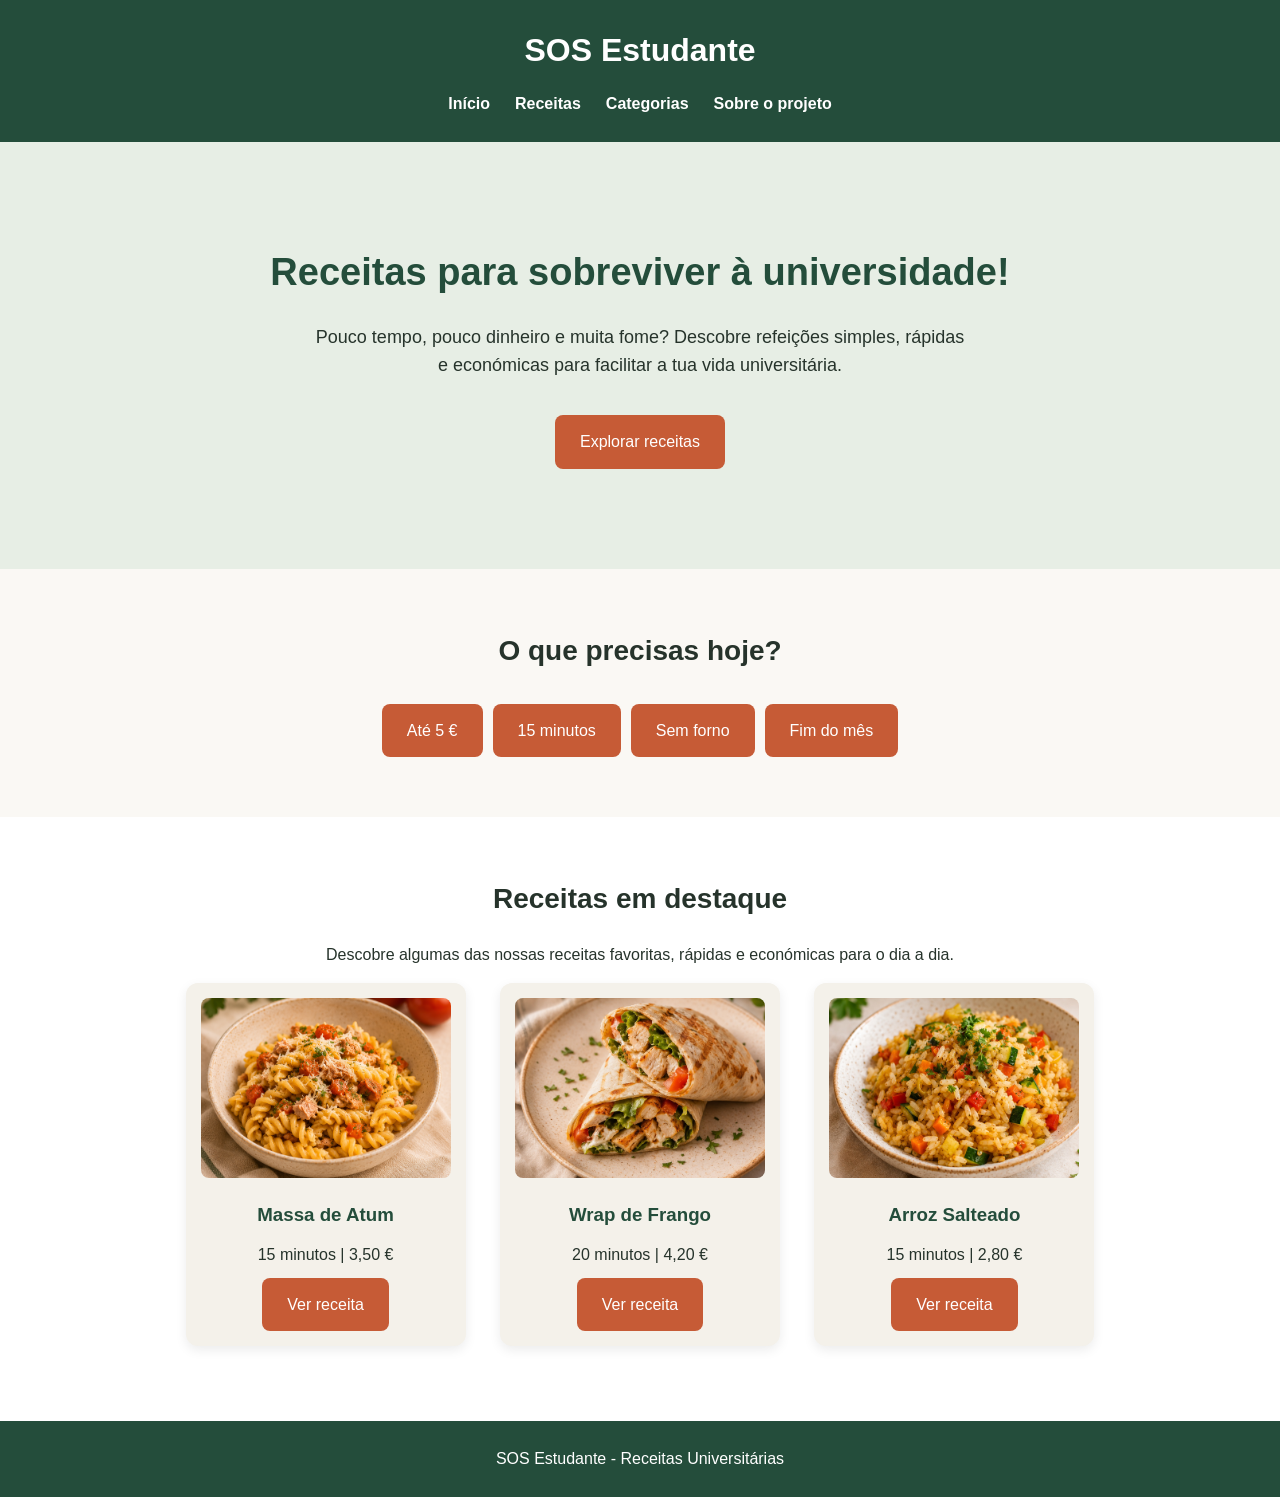
<file: index.html>
<!DOCTYPE html>
<html lang="pt">
<head>
    <meta charset="UTF-8">
    <meta name="viewport" content="width=device-width, initial-scale=1.0">
    <title>SOS Estudante - Receitas Universitárias</title>
    <link rel="stylesheet" href="css/style.css">
</head>
<body>

    <header>
        <h1>SOS Estudante</h1>

        <nav>
            <a href="index.html">Início</a>
            <a href="receitas.html">Receitas</a>
            <a href="#categorias">Categorias</a>
            <a href="#sobre">Sobre o projeto</a>
        </nav>
    </header>

    <main>
        <!-- Apresentação do SOS Estudante -->
        <section class="apresentacao">

            <h2>Receitas para sobreviver à universidade!</h2>

            <p>
                Pouco tempo, pouco dinheiro e muita fome?
                Descobre refeições simples, rápidas e económicas
                para facilitar a tua vida universitária.
            </p>

            <a href="receitas.html" class="botao-receita">
                Explorar receitas
            </a>

        </section>

        <!-- Categorias da página inicial -->
        <section id="categorias">

            <h2>O que precisas hoje?</h2>

            <div class="filtros">

                <a href="ate5.html" class="botao-receita">
                    Até 5 €
                </a>

                <a href="rapidas.html" class="botao-receita">
                    15 minutos
                </a>

                <a href="sem-forno.html" class="botao-receita">
                    Sem forno
                </a>

                <a href="fim-mes.html" class="botao-receita">
                    Fim do mês
                </a>

            </div>

        </section>
     
        <!-- Receitas em destaque -->
        <section id="receitas">

            <h2>Receitas em destaque</h2>

            <p>
                Descobre algumas das nossas receitas favoritas,
                rápidas e económicas para o dia a dia.
            </p>

            <!-- Massa de Atum -->
            <article class="cartao-receita">

                <img src="img/massa-atum.png"
                    alt="Massa de atum"
                    class="imagem-cartao">

                <h3>Massa de Atum</h3>

                <p>15 minutos | 3,50 €</p>

                <a href="receita.html" class="botao-receita">
                    Ver receita
                </a>

            </article>

            <!-- Wrap de Frango -->
            <article class="cartao-receita">

                <img src="img/wrap-frango.jpg"
                    alt="Wrap de frango"
                    class="imagem-cartao">

                <h3>Wrap de Frango</h3>

                <p>20 minutos | 4,20 €</p>

                <a href="wrap-frango.html" class="botao-receita">
                    Ver receita
                </a>

            </article>

            <!-- Arroz Salteado -->
            <article class="cartao-receita">

                <img src="img/arroz-salteado.jpg"
                    alt="Arroz salteado"
                    class="imagem-cartao">

                <h3>Arroz Salteado</h3>

                <p>15 minutos | 2,80 €</p>

                <a href="arroz-salteado.html" class="botao-receita">
                    Ver receita
                </a>

            </article>

        </section>

    </main>

    <footer>
        <p>SOS Estudante - Receitas Universitárias</p>
    </footer>

</body>
</html>
</file>
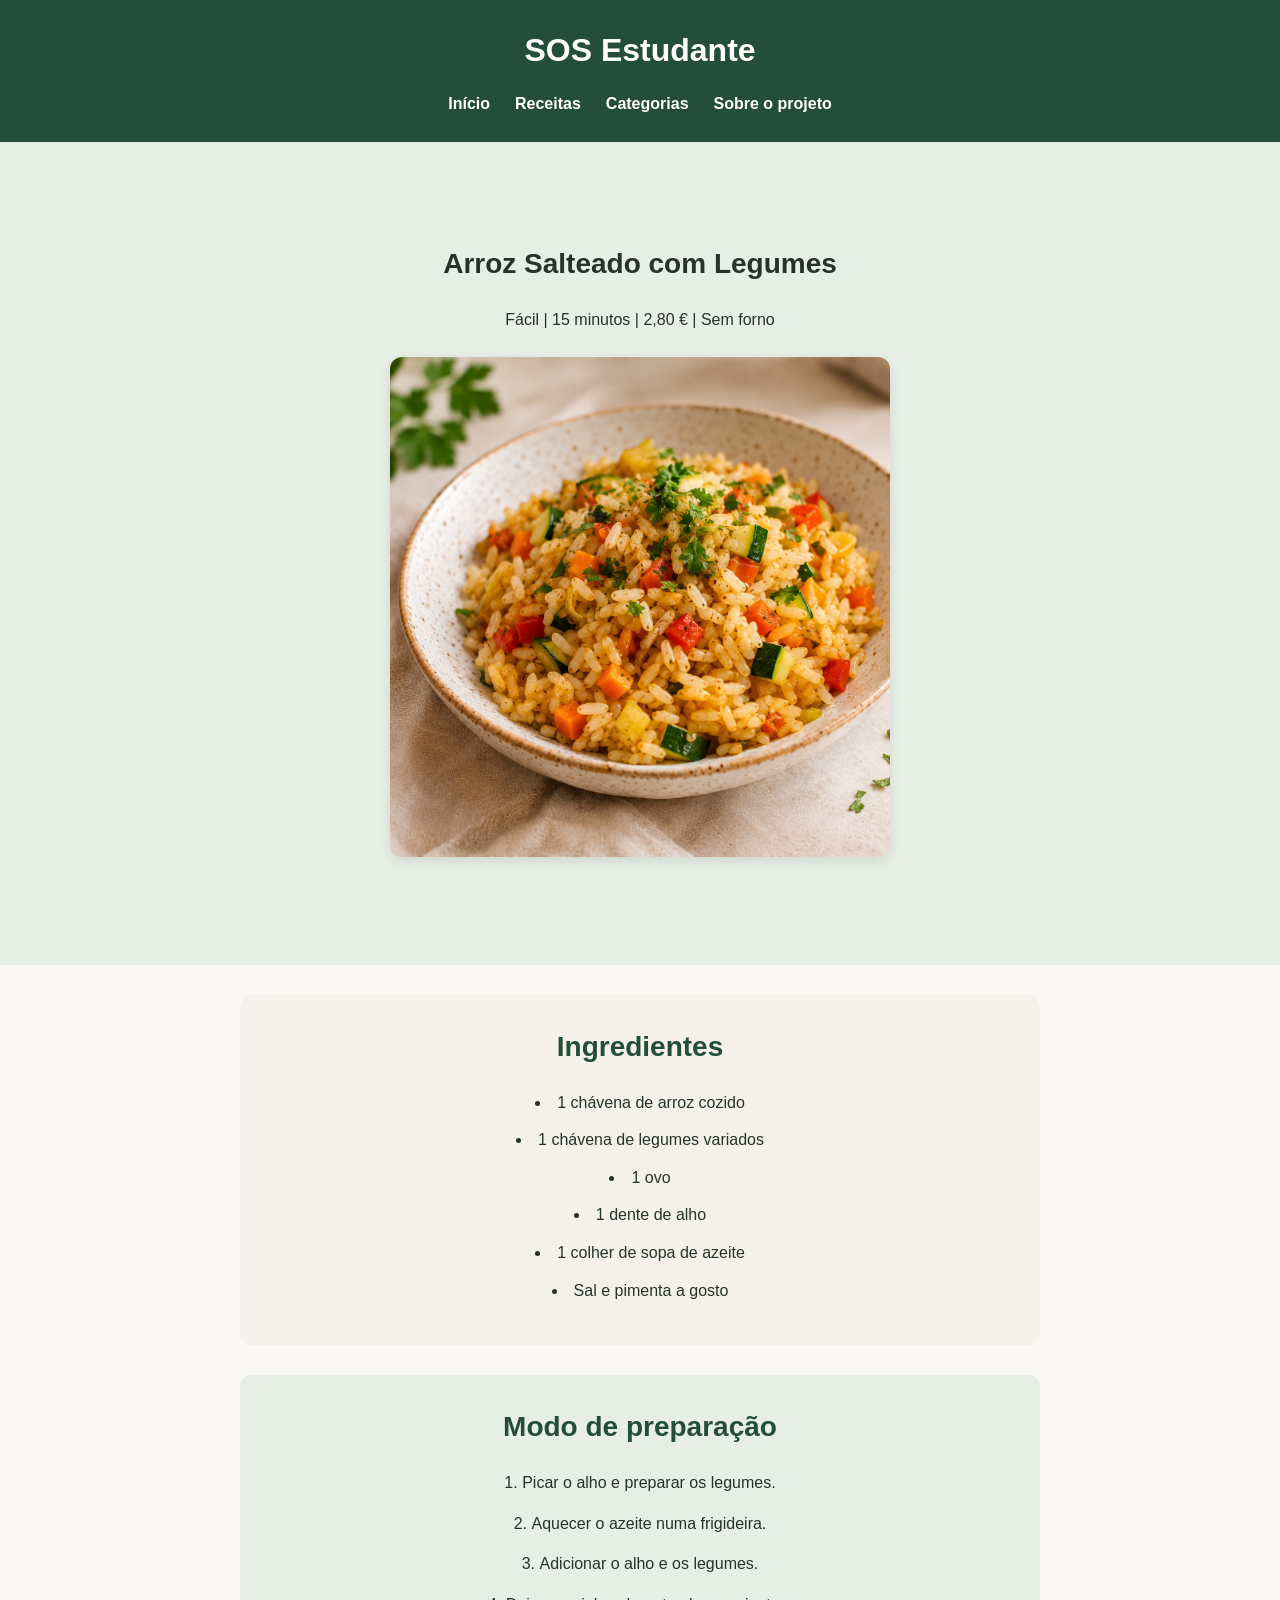
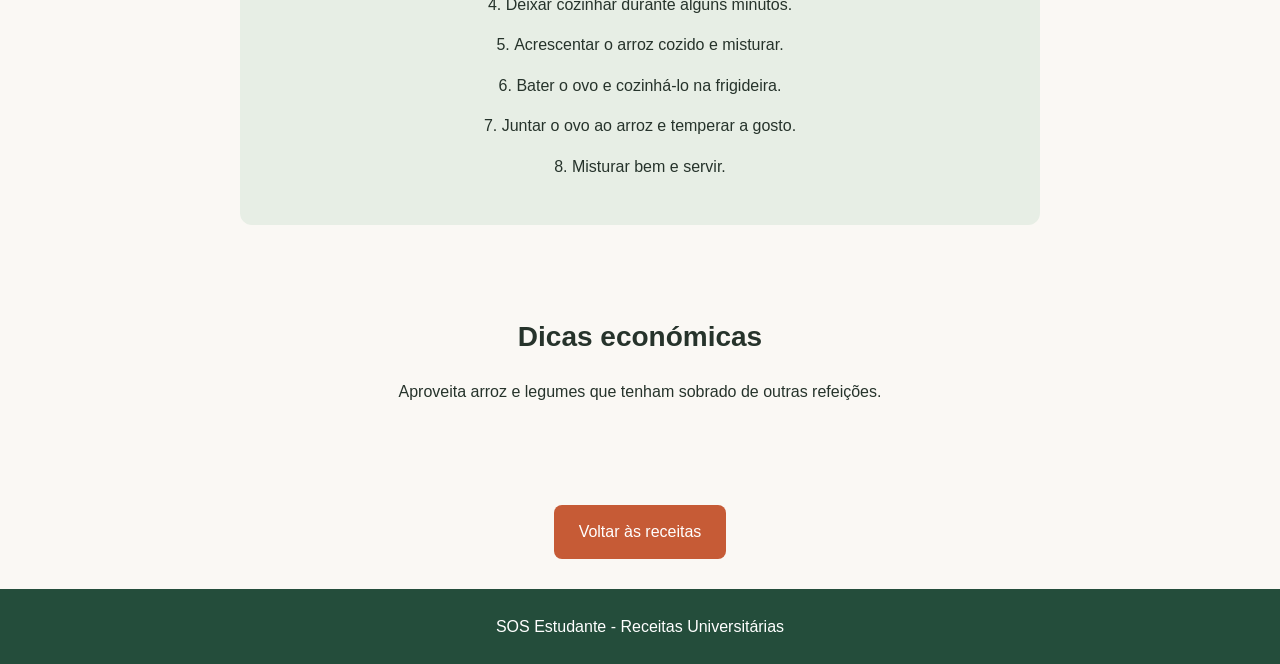
<file: arroz-salteado.html>
<!DOCTYPE html>
<html lang="pt">

<head>
    <meta charset="UTF-8">
    <meta name="viewport" content="width=device-width, initial-scale=1.0">
    <title>Arroz Salteado - SOS Estudante</title>
    <link rel="stylesheet" href="css/style.css">
</head>

<body>

    <header>
        <h1>SOS Estudante</h1>

        <nav>
            <a href="index.html">Início</a>
            <a href="receitas.html">Receitas</a>
            <a href="receitas.html#categorias">Categorias</a>
            <a href="index.html#sobre">Sobre o projeto</a>
        </nav>
    </header>

    <main>

        <section>
            <h2>Arroz Salteado com Legumes</h2>
            <p>Fácil | 15 minutos | 2,80 € | Sem forno</p>

            <img src="img/arroz-salteado.jpg"
                 alt="Arroz salteado com legumes"
                 class="imagem-receita">
        </section>

        <section class="ingredientes">
            <h2>Ingredientes</h2>

            <ul>
                <li>1 chávena de arroz cozido</li>
                <li>1 chávena de legumes variados</li>
                <li>1 ovo</li>
                <li>1 dente de alho</li>
                <li>1 colher de sopa de azeite</li>
                <li>Sal e pimenta a gosto</li>
            </ul>
        </section>

        <section class="preparacao">
            <h2>Modo de preparação</h2>

            <ol>
                <li>Picar o alho e preparar os legumes.</li>
                <li>Aquecer o azeite numa frigideira.</li>
                <li>Adicionar o alho e os legumes.</li>
                <li>Deixar cozinhar durante alguns minutos.</li>
                <li>Acrescentar o arroz cozido e misturar.</li>
                <li>Bater o ovo e cozinhá-lo na frigideira.</li>
                <li>Juntar o ovo ao arroz e temperar a gosto.</li>
                <li>Misturar bem e servir.</li>
            </ol>
        </section>

        <section>
            <h2>Dicas económicas</h2>
            <p>
                Aproveita arroz e legumes que tenham
                sobrado de outras refeições.
            </p>
        </section>

        <section class="voltar-receitas">
            <a href="receitas.html" class="botao-receita">
                Voltar às receitas
            </a>
        </section>

    </main>

    <footer>
        <p>SOS Estudante - Receitas Universitárias</p>
    </footer>

</body>
</html>
</file>
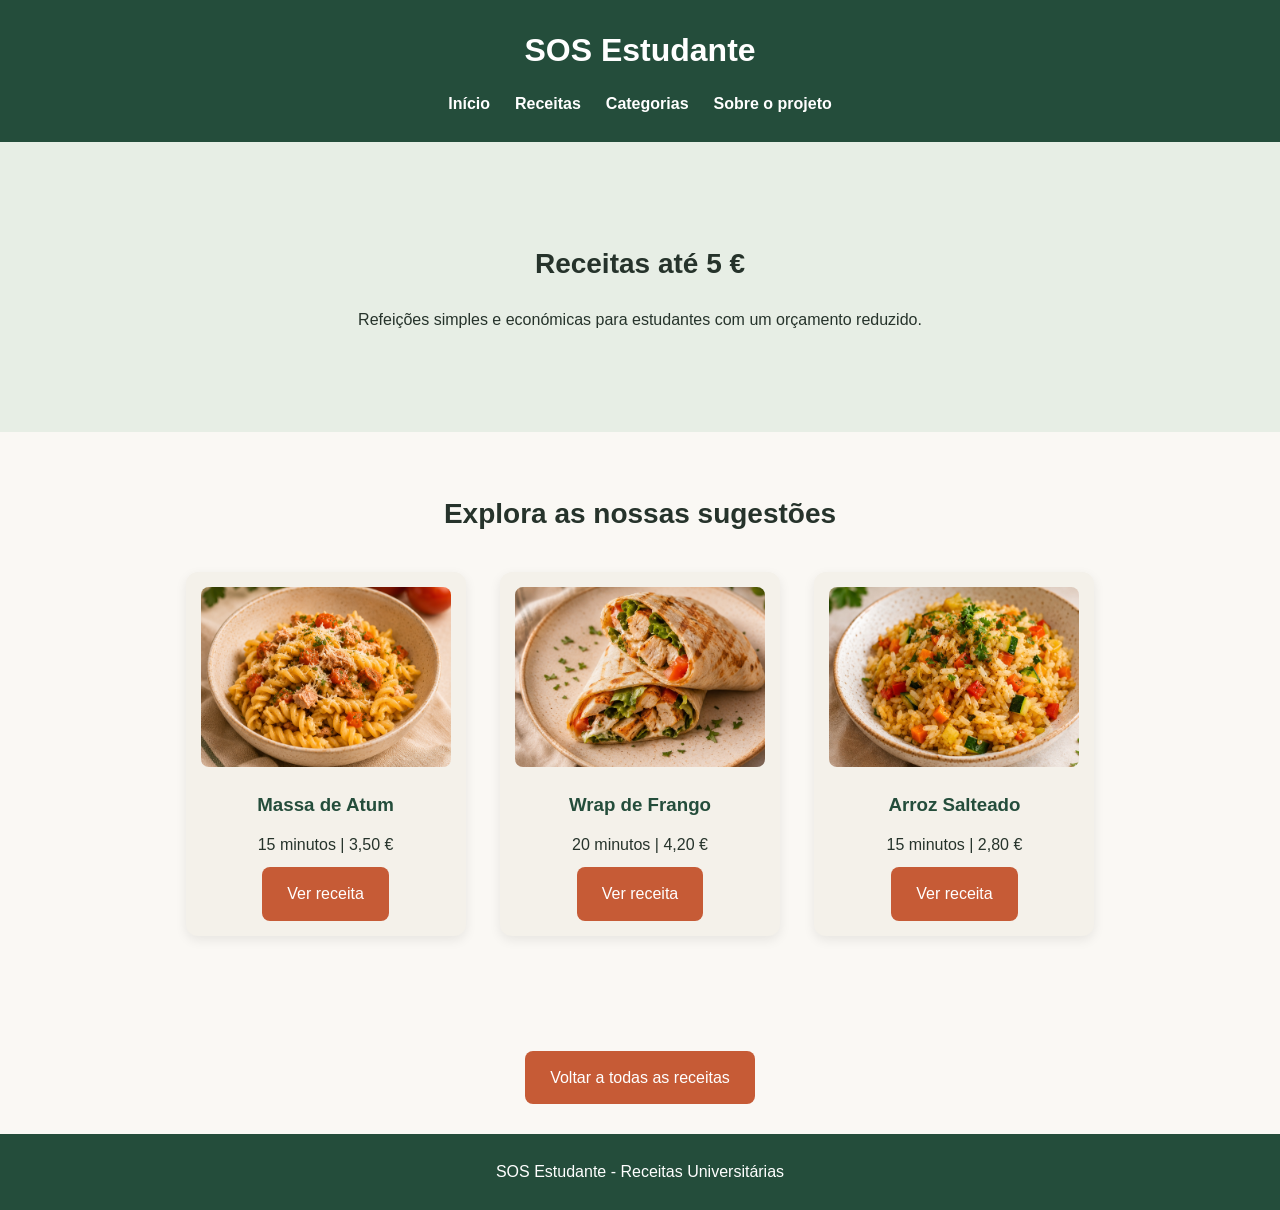
<file: ate5.html>
<!DOCTYPE html>
<html lang="pt">

<head>
    <meta charset="UTF-8">
    <meta name="viewport" content="width=device-width, initial-scale=1.0">
    <title>Receitas até 5 € - SOS Estudante</title>

    <link rel="stylesheet" href="css/style.css">
</head>

<body>

    <header>
        <h1>SOS Estudante</h1>

        <nav>
            <a href="index.html">Início</a>
            <a href="receitas.html">Receitas</a>
            <a href="receitas.html">Categorias</a>
            <a href="index.html#sobre">Sobre o projeto</a>
        </nav>
    </header>

    <main>

        <!-- Apresentação da categoria -->
        <section>
            <h2>Receitas até 5 €</h2>

            <p>
                Refeições simples e económicas
                para estudantes com um orçamento reduzido.
            </p>
        </section>

        <!-- Receitas da categoria -->
        <section id="lista-receitas">

            <h2>Explora as nossas sugestões</h2>

            <div class="grupo-receitas">

                <!-- Massa de Atum -->
                <article class="cartao-receita">

                    <img src="img/massa-atum.png"
                         alt="Massa de atum"
                         class="imagem-cartao">

                    <h3>Massa de Atum</h3>
                    <p>15 minutos | 3,50 €</p>

                    <a href="receita.html" class="botao-receita">
                        Ver receita
                    </a>

                </article>

                <!-- Wrap de Frango -->
                <article class="cartao-receita">

                    <img src="img/wrap-frango.jpg"
                         alt="Wrap de frango"
                         class="imagem-cartao">

                    <h3>Wrap de Frango</h3>
                    <p>20 minutos | 4,20 €</p>

                    <a href="wrap-frango.html" class="botao-receita">
                        Ver receita
                    </a>

                </article>

                <!-- Arroz Salteado -->
                <article class="cartao-receita">

                    <img src="img/arroz-salteado.jpg"
                         alt="Arroz salteado"
                         class="imagem-cartao">

                    <h3>Arroz Salteado</h3>
                    <p>15 minutos | 2,80 €</p>

                    <a href="arroz-salteado.html" class="botao-receita">
                        Ver receita
                    </a>

                </article>

            </div>

        </section>

        <section class="voltar-receitas">
            <a href="receitas.html" class="botao-receita">
                Voltar a todas as receitas
            </a>
        </section>

    </main>

    <footer>
        <p>SOS Estudante - Receitas Universitárias</p>
    </footer>

</body>
</html>
</file>
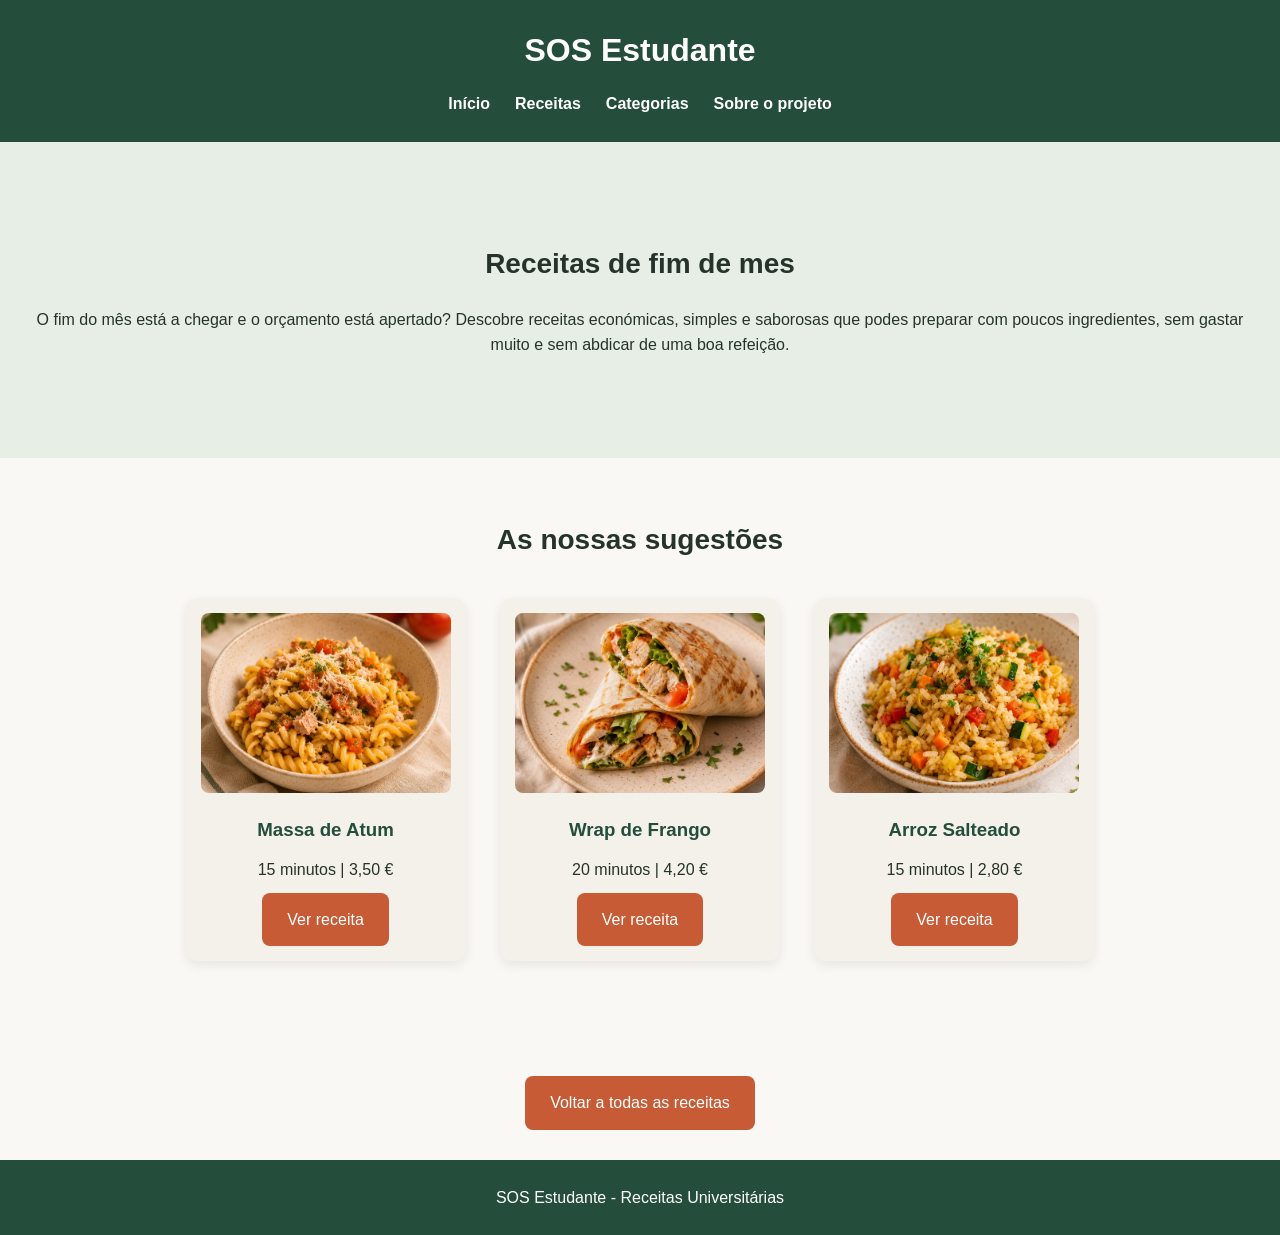
<file: fim-mes.html>
<!DOCTYPE html>
<html lang="pt">

<head>
    <meta charset="UTF-8">
    <meta name="viewport" content="width=device-width, initial-scale=1.0">
    <title>Receitas para o fim do mes - SOS Estudante</title>

    <link rel="stylesheet" href="css/style.css">
</head>

<body>

    <header>
        <h1>SOS Estudante</h1>

        <nav>
            <a href="index.html">Início</a>
            <a href="receitas.html">Receitas</a>
            <a href="receitas.html#categorias">Categorias</a>
            <a href="index.html#sobre">Sobre o projeto</a>
        </nav>
    </header>

    <main>

        <!-- Apresentação da categoria -->
        <section>
            <h2>Receitas de fim de mes</h2>

            <p>
                O fim do mês está a chegar e o orçamento está apertado?
                Descobre receitas económicas, simples e saborosas que podes
                preparar com poucos ingredientes, sem gastar muito e
                sem abdicar de uma boa refeição.
            </p>
        </section>

        <!-- Receitas fim de mes -->
        <section id="lista-receitas">

            <h2>As nossas sugestões</h2>

            <div class="grupo-receitas">

                <!-- Massa de Atum -->
                <article class="cartao-receita">

                    <img src="img/massa-atum.png"
                         alt="Massa de atum"
                         class="imagem-cartao">

                    <h3>Massa de Atum</h3>

                    <p>15 minutos | 3,50 €</p>

                    <a href="receita.html" class="botao-receita">
                        Ver receita
                    </a>

                </article>

                <!-- Wrap de Frango -->
                <article class="cartao-receita">

                    <img src="img/wrap-frango.jpg"
                         alt="Wrap de frango"
                         class="imagem-cartao">

                    <h3>Wrap de Frango</h3>

                    <p>20 minutos | 4,20 €</p>

                    <a href="wrap-frango.html" class="botao-receita">
                        Ver receita
                    </a>

                </article>

                <!-- Arroz Salteado -->
                <article class="cartao-receita">

                    <img src="img/arroz-salteado.jpg"
                         alt="Arroz salteado"
                         class="imagem-cartao">

                    <h3>Arroz Salteado</h3>

                    <p>15 minutos | 2,80 €</p>

                    <a href="arroz-salteado.html" class="botao-receita">
                        Ver receita
                    </a>

                </article>

            </div>

        </section>

        <!-- Voltar às receitas -->
        <section class="voltar-receitas">

            <a href="receitas.html" class="botao-receita">
                Voltar a todas as receitas
            </a>

        </section>

    </main>

    <footer>
        <p>SOS Estudante - Receitas Universitárias</p>
    </footer>

</body>
</html>
</file>
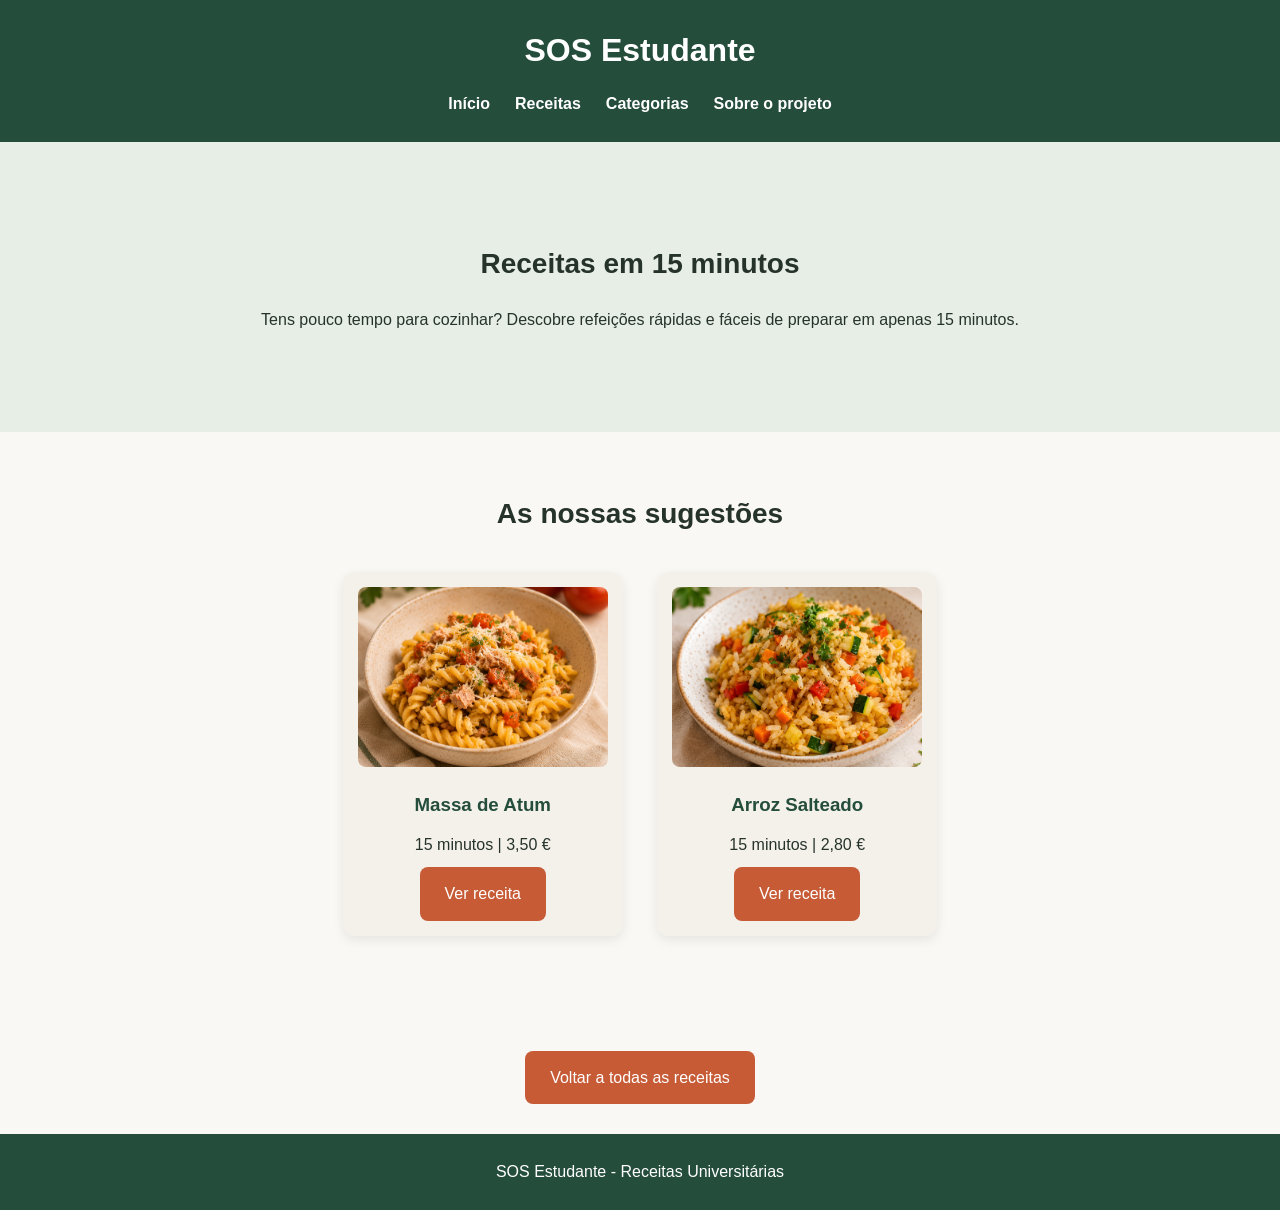
<file: rapidas.html>
<!DOCTYPE html>
<html lang="pt">

<head>
    <meta charset="UTF-8">
    <meta name="viewport" content="width=device-width, initial-scale=1.0">
    <title>Receitas em 15 minutos - SOS Estudante</title>

    <link rel="stylesheet" href="css/style.css">
</head>

<body>

    <header>
        <h1>SOS Estudante</h1>

        <nav>
            <a href="index.html">Início</a>
            <a href="receitas.html">Receitas</a>
            <a href="receitas.html#categorias">Categorias</a>
            <a href="index.html#sobre">Sobre o projeto</a>
        </nav>
    </header>

    <main>

        <!-- Apresentação da categoria -->
        <section>
            <h2>Receitas em 15 minutos</h2>

            <p>
                Tens pouco tempo para cozinhar?
                Descobre refeições rápidas e fáceis
                de preparar em apenas 15 minutos.
            </p>
        </section>

        <!-- Receitas rápidas -->
        <section id="lista-receitas">

            <h2>As nossas sugestões</h2>

            <div class="grupo-receitas">

                <!-- Massa de Atum -->
                <article class="cartao-receita">

                    <img src="img/massa-atum.png"
                         alt="Massa de atum"
                         class="imagem-cartao">

                    <h3>Massa de Atum</h3>

                    <p>15 minutos | 3,50 €</p>

                    <a href="receita.html" class="botao-receita">
                        Ver receita
                    </a>

                </article>

                <!-- Arroz Salteado -->
                <article class="cartao-receita">

                    <img src="img/arroz-salteado.jpg"
                         alt="Arroz salteado"
                         class="imagem-cartao">

                    <h3>Arroz Salteado</h3>

                    <p>15 minutos | 2,80 €</p>

                    <a href="arroz-salteado.html" class="botao-receita">
                        Ver receita
                    </a>

                </article>

            </div>

        </section>

        <!-- Voltar às receitas -->
        <section class="voltar-receitas">

            <a href="receitas.html" class="botao-receita">
                Voltar a todas as receitas
            </a>

        </section>

    </main>

    <footer>
        <p>SOS Estudante - Receitas Universitárias</p>
    </footer>

</body>
</html>
</file>
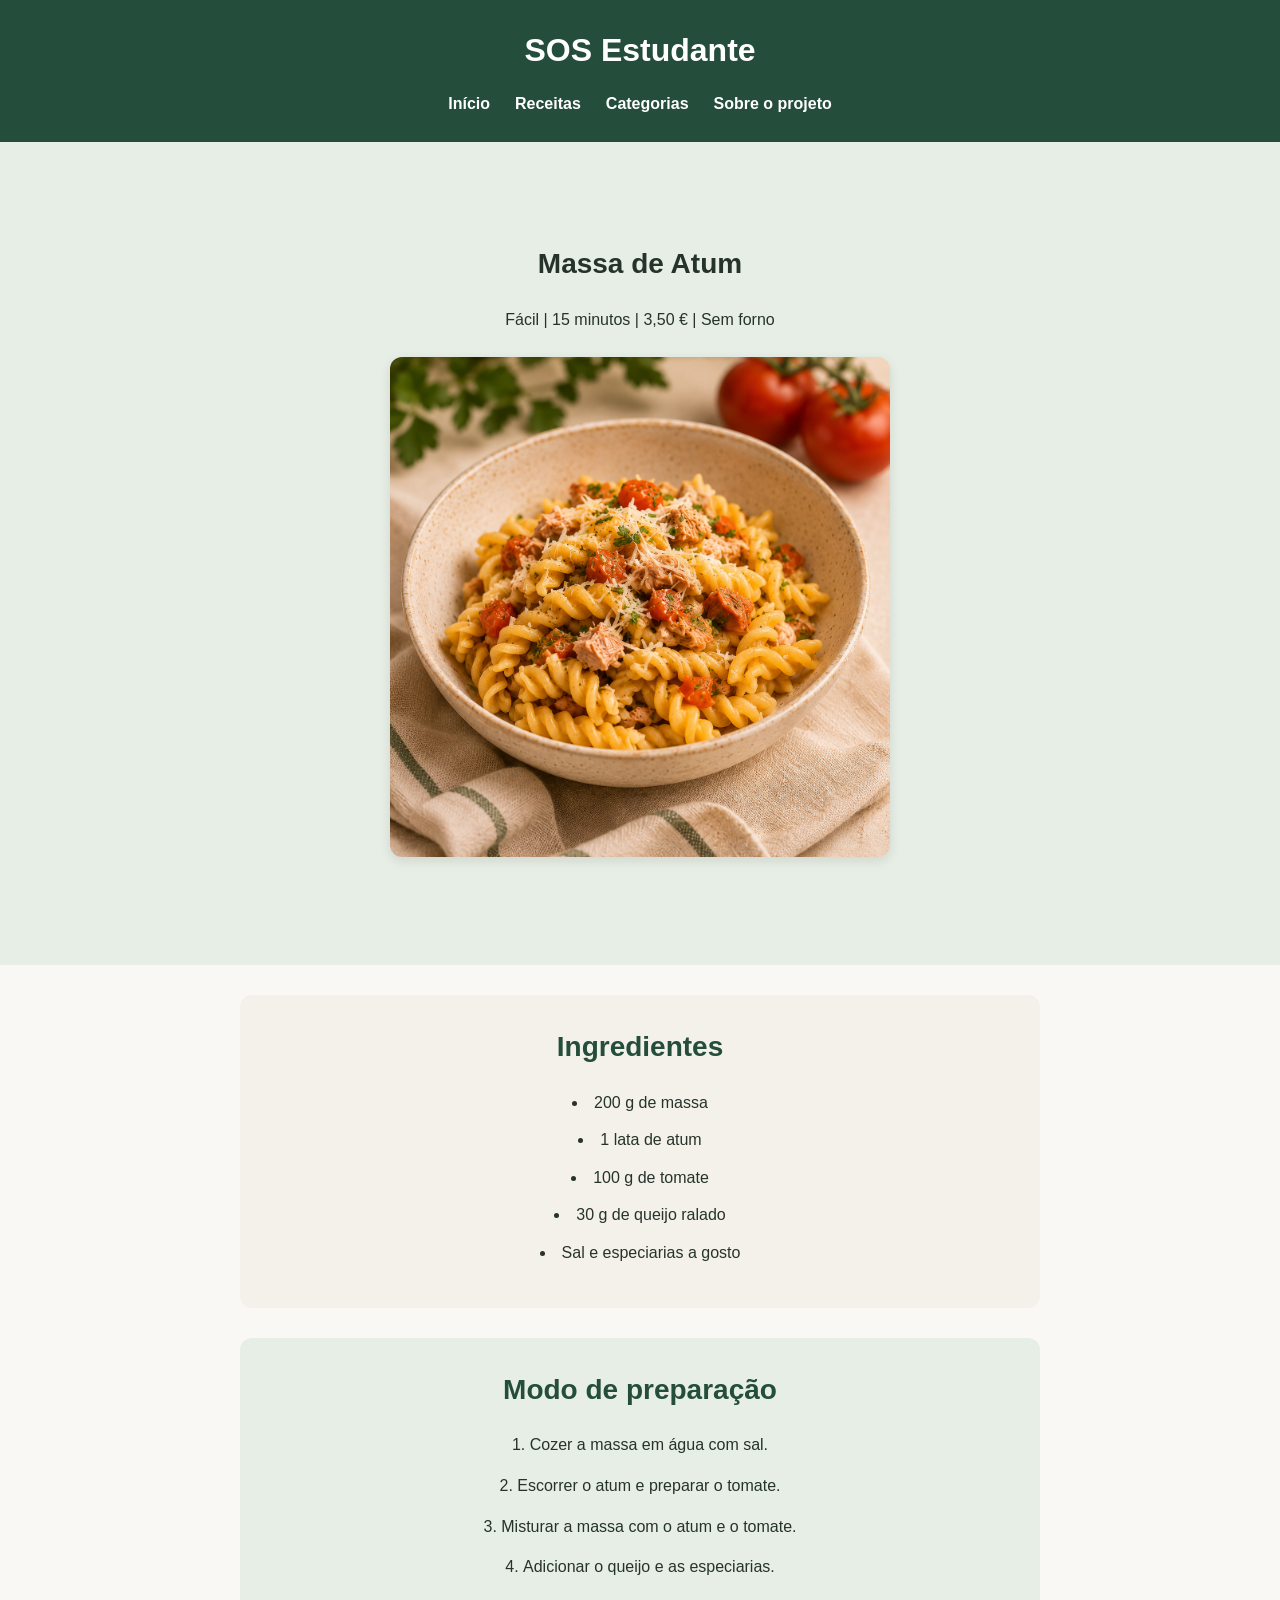
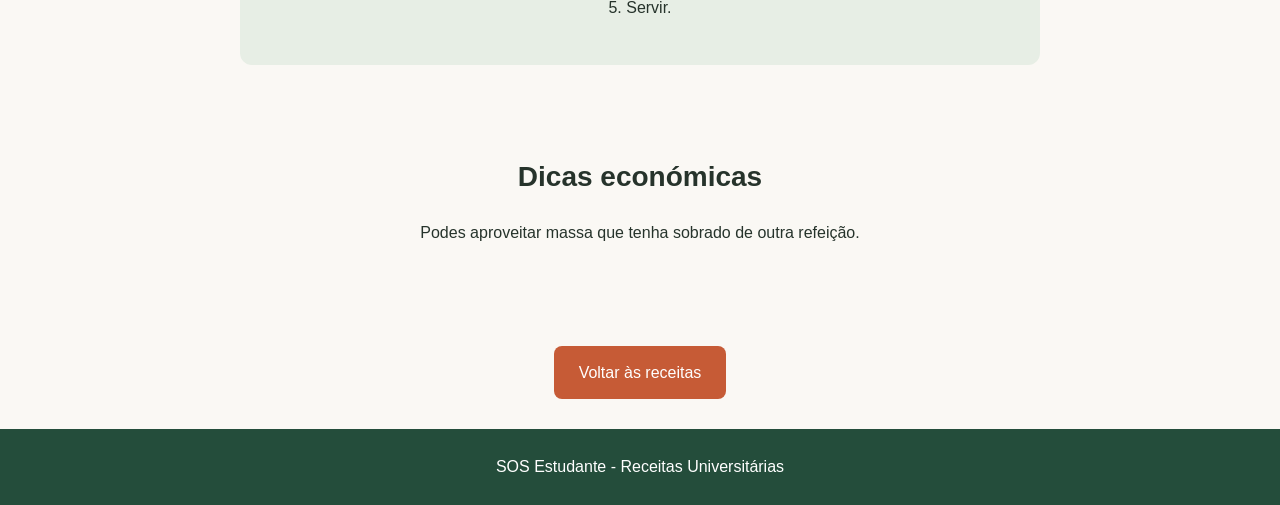
<file: receita.html>
<!DOCTYPE html>
<html lang="pt">

<head>
    <meta charset="UTF-8">
    <meta name="viewport" content="width=device-width, initial-scale=1.0">
    <title>Massa de Atum - SOS Estudante</title>

    <link rel="stylesheet" href="css/style.css">
</head>

<body>

    <header>
        <h1>SOS Estudante</h1>

        <nav>
            <a href="index.html">Início</a>
            <a href="receitas.html">Receitas</a>
            <a href="receitas.html#categorias">Categorias</a>
            <a href="index.html#sobre">Sobre o projeto</a>
        </nav>
    </header>

    <main>

        <section>
            <h2>Massa de Atum</h2>
            <p>Fácil | 15 minutos | 3,50 € | Sem forno</p>
            <img src="img/massa-atum.png"
                alt="Prato de massa com atum"
                class="imagem-receita">
        </section>

        <section class="ingredientes">
            <h2>Ingredientes</h2>


            <ul>
                <li>200 g de massa</li>
                <li>1 lata de atum</li>
                <li>100 g de tomate</li>
                <li>30 g de queijo ralado</li>
                <li>Sal e especiarias a gosto</li>
            </ul>
        </section>


        <section class="preparacao">
            <h2>Modo de preparação</h2>


            <ol>
                <li>Cozer a massa em água com sal.</li>
                <li>Escorrer o atum e preparar o tomate.</li>
                <li>Misturar a massa com o atum e o tomate.</li>
                <li>Adicionar o queijo e as especiarias.</li>
                <li>Servir.</li>
            </ol>
        </section>

        <section>
            <h2>Dicas económicas</h2>

            <p>
                Podes aproveitar massa que tenha sobrado
                de outra refeição.
            </p>
        </section>


        <section class="voltar-receitas">
            <a href="receitas.html" class="botao-receita">
                Voltar às receitas
            </a>
        </section>


    </main>

    <footer>
        <p>SOS Estudante - Receitas Universitárias</p>
    </footer>

</body>
</html>
</file>
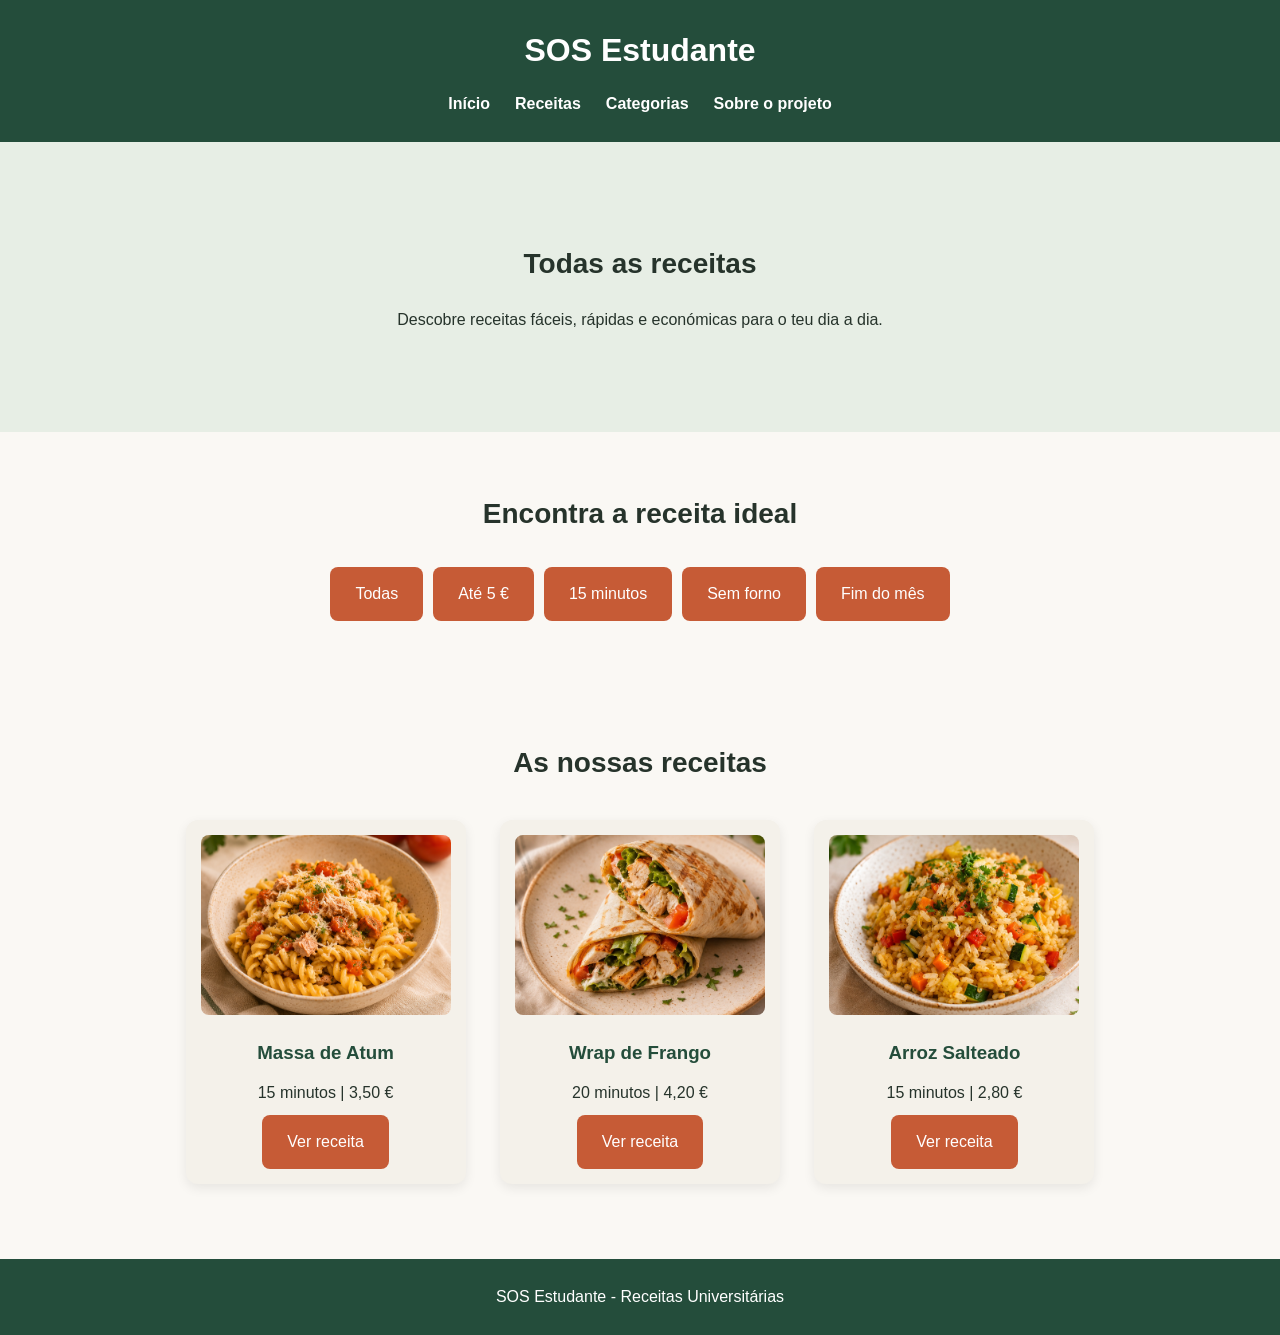
<file: receitas.html>
<!DOCTYPE html>
<html lang="pt">

<head>
    <meta charset="UTF-8">
    <meta name="viewport" content="width=device-width, initial-scale=1.0">
    <title>Receitas - SOS Estudante</title>

    <link rel="stylesheet" href="css/style.css">
</head>

<body>

    <header>
        <h1>SOS Estudante</h1>

        <nav>
            <a href="index.html">Início</a>
            <a href="receitas.html">Receitas</a>
            <a href="#categorias">Categorias</a>
            <a href="index.html#sobre">Sobre o projeto</a>
        </nav>
    </header>

    <main>

        <!-- Apresentação da página -->
        <section>
            <h2>Todas as receitas</h2>

            <p>
                Descobre receitas fáceis, rápidas e económicas
                para o teu dia a dia.
            </p>
        </section>

        <!-- Categorias -->
        <section id="categorias">
            <h2>Encontra a receita ideal</h2>

            <div class="filtros">

                <a href="receitas.html#lista-receitas"
                   class="botao-receita">
                    Todas
                </a>

                <a href="ate5.html" class="botao-receita">
                    Até 5 €
                </a>

                <a href="rapidas.html" class="botao-receita">
                    15 minutos
                </a>

                <a href="sem-forno.html" class="botao-receita">
                    Sem forno
                </a>

                <a href="fim-mes.html" class="botao-receita">
                    Fim do mês
                </a>

            </div>
        </section>

        <!-- Lista de todas as receitas -->
        <section id="lista-receitas">

            <h2>As nossas receitas</h2>

            <div class="grupo-receitas">

                <!-- Massa de Atum -->
                <article class="cartao-receita">

                    <img src="img/massa-atum.png"
                         alt="Massa de atum"
                         class="imagem-cartao">

                    <h3>Massa de Atum</h3>

                    <p>15 minutos | 3,50 €</p>

                    <a href="receita.html" class="botao-receita">
                        Ver receita
                    </a>

                </article>

                <!-- Wrap de Frango -->
                <article class="cartao-receita">

                    <img src="img/wrap-frango.jpg"
                         alt="Wrap de frango"
                         class="imagem-cartao">

                    <h3>Wrap de Frango</h3>

                    <p>20 minutos | 4,20 €</p>

                    <a href="wrap-frango.html" class="botao-receita">
                        Ver receita
                    </a>

                </article>

                <!-- Arroz Salteado -->
                <article class="cartao-receita">

                    <img src="img/arroz-salteado.jpg"
                         alt="Arroz salteado"
                         class="imagem-cartao">

                    <h3>Arroz Salteado</h3>

                    <p>15 minutos | 2,80 €</p>

                    <a href="arroz-salteado.html" class="botao-receita">
                        Ver receita
                    </a>

                </article>

            </div>

        </section>

    </main>

    <footer>
        <p>SOS Estudante - Receitas Universitárias</p>
    </footer>

</body>
</html>
</file>
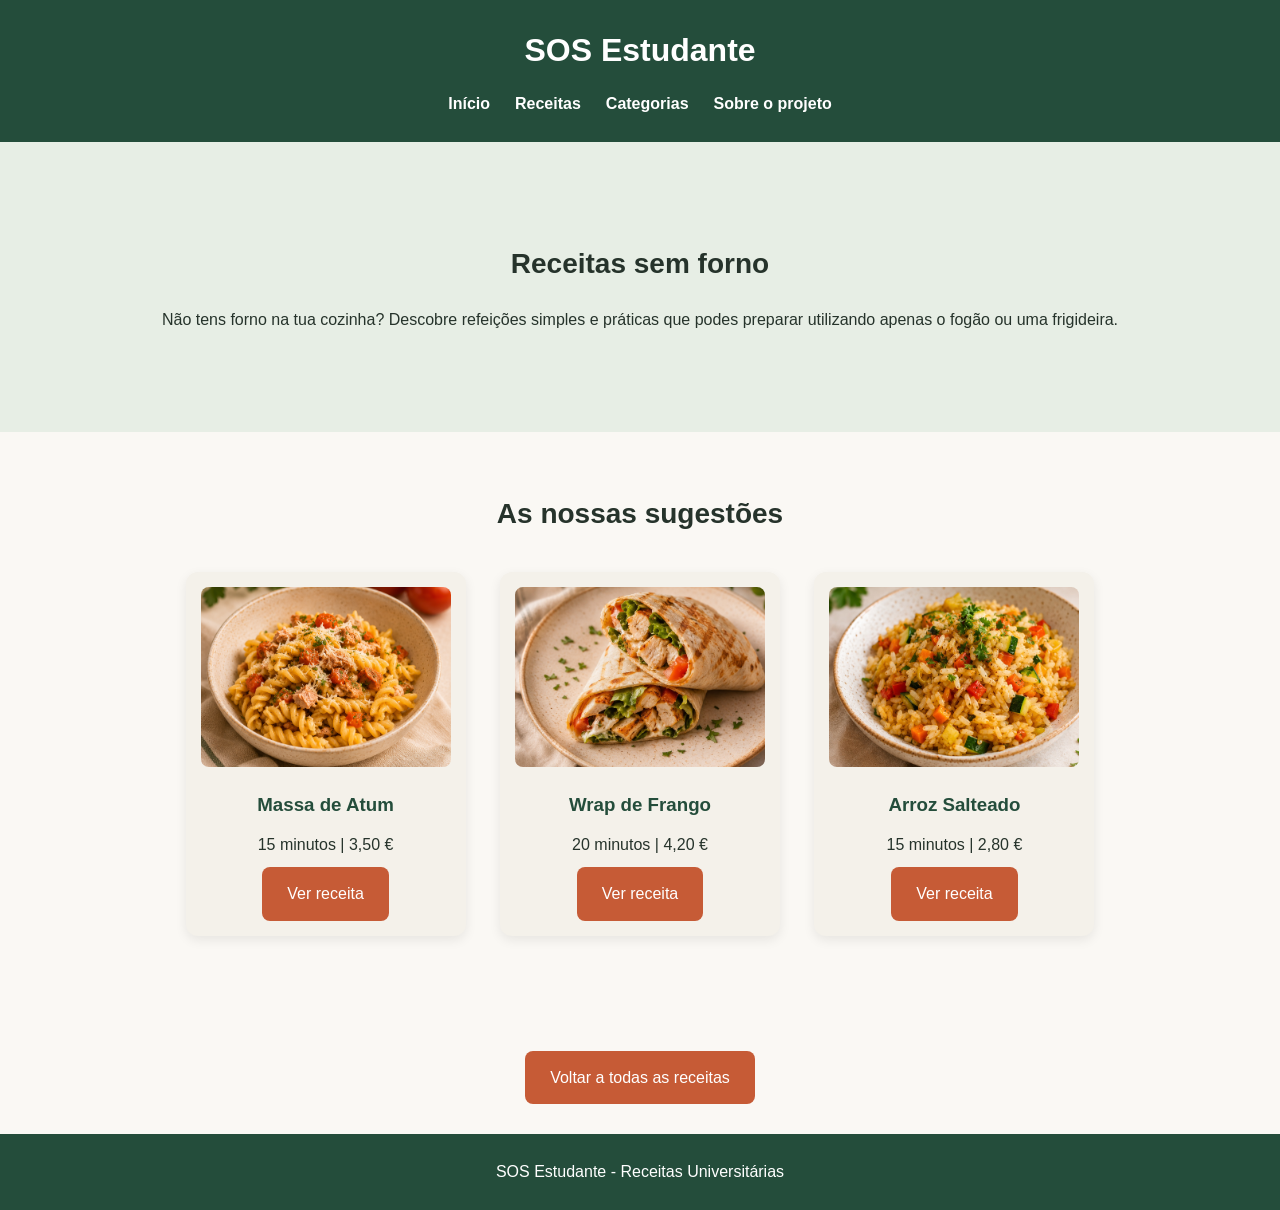
<file: sem-forno.html>
<!DOCTYPE html>
<html lang="pt">

<head>
    <meta charset="UTF-8">
    <meta name="viewport" content="width=device-width, initial-scale=1.0">
    <title>Receitas sem forno - SOS Estudante</title>

    <link rel="stylesheet" href="css/style.css">
</head>

<body>

    <header>
        <h1>SOS Estudante</h1>

        <nav>
            <a href="index.html">Início</a>
            <a href="receitas.html">Receitas</a>
            <a href="receitas.html#categorias">Categorias</a>
            <a href="index.html#sobre">Sobre o projeto</a>
        </nav>
    </header>

    <main>

        <!-- Apresentação da categoria -->
        <section>
            <h2>Receitas sem forno</h2>

            <p>
                Não tens forno na tua cozinha?
                Descobre refeições simples e práticas
                que podes preparar utilizando apenas
                o fogão ou uma frigideira.
            </p>
        </section>

        <!-- Receitas sem forno -->
        <section id="lista-receitas">

            <h2>As nossas sugestões</h2>

            <div class="grupo-receitas">

                <!-- Massa de Atum -->
                <article class="cartao-receita">

                    <img src="img/massa-atum.png"
                         alt="Massa de atum"
                         class="imagem-cartao">

                    <h3>Massa de Atum</h3>

                    <p>15 minutos | 3,50 €</p>

                    <a href="receita.html" class="botao-receita">
                        Ver receita
                    </a>

                </article>

                <!-- Wrap de Frango -->
                <article class="cartao-receita">

                    <img src="img/wrap-frango.jpg"
                         alt="Wrap de frango"
                         class="imagem-cartao">

                    <h3>Wrap de Frango</h3>

                    <p>20 minutos | 4,20 €</p>

                    <a href="wrap-frango.html" class="botao-receita">
                        Ver receita
                    </a>

                </article>

                <!-- Arroz Salteado -->
                <article class="cartao-receita">

                    <img src="img/arroz-salteado.jpg"
                         alt="Arroz salteado"
                         class="imagem-cartao">

                    <h3>Arroz Salteado</h3>

                    <p>15 minutos | 2,80 €</p>

                    <a href="arroz-salteado.html" class="botao-receita">
                        Ver receita
                    </a>

                </article>

            </div>

        </section>

        <!-- Voltar às receitas -->
        <section class="voltar-receitas">

            <a href="receitas.html" class="botao-receita">
                Voltar a todas as receitas
            </a>

        </section>

    </main>

    <footer>
        <p>SOS Estudante - Receitas Universitárias</p>
    </footer>

</body>
</html>
</file>
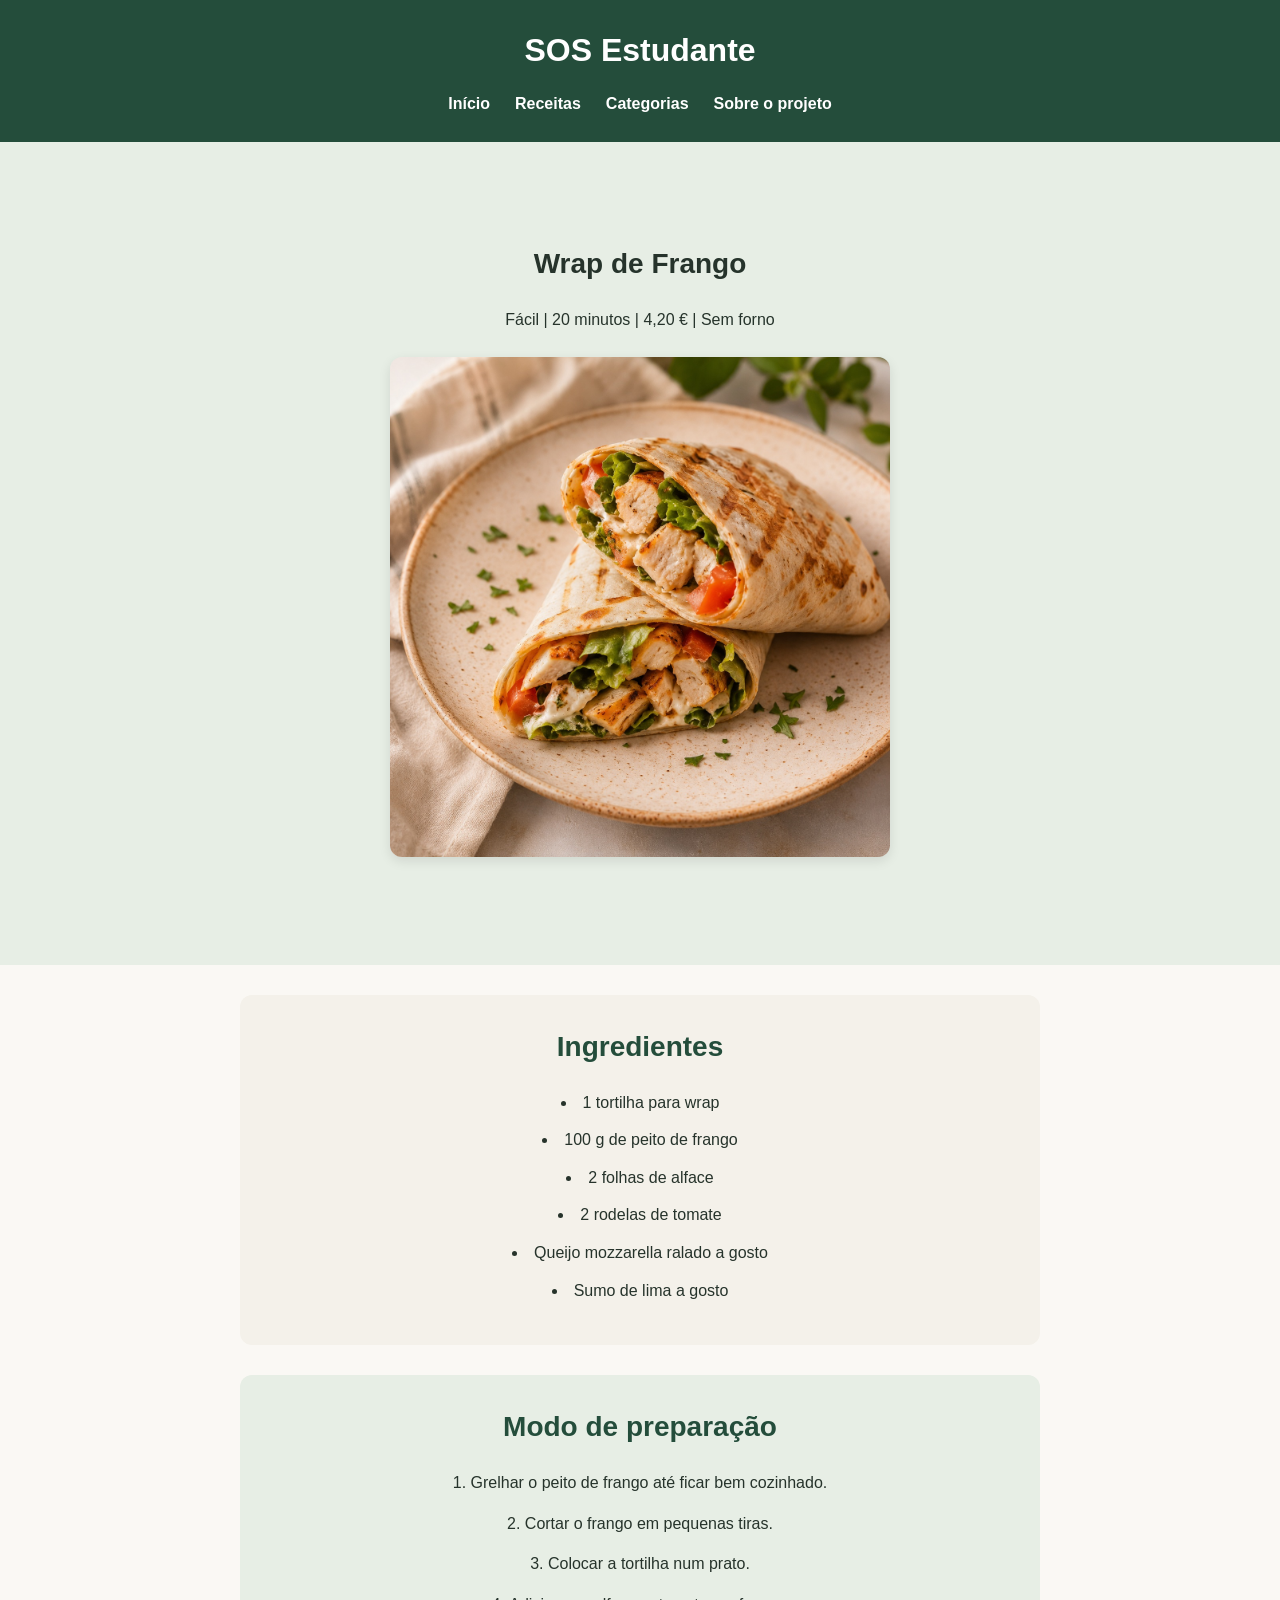
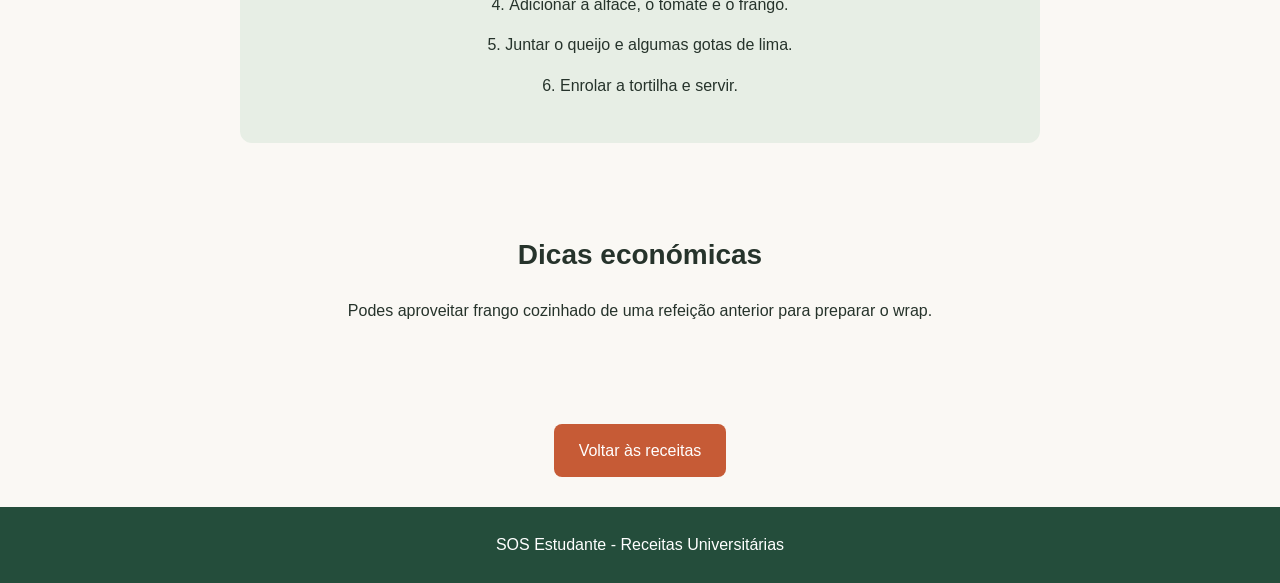
<file: wrap-frango.html>
<!DOCTYPE html>
<html lang="pt">

<head>
    <meta charset="UTF-8">
    <meta name="viewport" content="width=device-width, initial-scale=1.0">
    <title>Wrap de Frango - SOS Estudante</title>
    <link rel="stylesheet" href="css/style.css">
</head>

<body>

    <header>
        <h1>SOS Estudante</h1>

        <nav>
            <a href="index.html">Início</a>
            <a href="receitas.html">Receitas</a>
            <a href="receitas.html#categorias">Categorias</a>
            <a href="index.html#sobre">Sobre o projeto</a>
        </nav>
    </header>

    <main>

        <section>
            <h2>Wrap de Frango</h2>
            <p>Fácil | 20 minutos | 4,20 € | Sem forno</p>

            <img src="img/wrap-frango.jpg"
                 alt="Wrap de frango"
                 class="imagem-receita">
        </section>

        <section class="ingredientes">
            <h2>Ingredientes</h2>

            <ul>
                <li>1 tortilha para wrap</li>
                <li>100 g de peito de frango</li>
                <li>2 folhas de alface</li>
                <li>2 rodelas de tomate</li>
                <li>Queijo mozzarella ralado a gosto</li>
                <li>Sumo de lima a gosto</li>
            </ul>
        </section>

        <section class="preparacao">
            <h2>Modo de preparação</h2>

            <ol>
                <li>Grelhar o peito de frango até ficar bem cozinhado.</li>
                <li>Cortar o frango em pequenas tiras.</li>
                <li>Colocar a tortilha num prato.</li>
                <li>Adicionar a alface, o tomate e o frango.</li>
                <li>Juntar o queijo e algumas gotas de lima.</li>
                <li>Enrolar a tortilha e servir.</li>
            </ol>
        </section>

        <section>
            <h2>Dicas económicas</h2>
            <p>
                Podes aproveitar frango cozinhado de
                uma refeição anterior para preparar o wrap.
            </p>
        </section>

        <section class="voltar-receitas">
            <a href="receitas.html" class="botao-receita">
                Voltar às receitas
            </a>
        </section>

    </main>

    <footer>
        <p>SOS Estudante - Receitas Universitárias</p>
    </footer>

</body>
</html>
</file>
<file: css/style.css>
/* Estilo geral */
* {
    margin: 0;
    padding: 0;
    box-sizing: border-box;
}

body {
    font-family: Arial, sans-serif;
    background-color: #faf8f4;
    color: #26332b;
    line-height: 1.6;
}

/* Cabeçalho */
header {
    background-color: #244d3b;
    color: white;
    padding: 25px;
    text-align: center;
}

header h1 {
    margin-bottom: 15px;
    font-size: 32px;
}

nav {
    display: flex;
    justify-content: center;
    flex-wrap: wrap;
    gap: 25px;
}

nav a {
    color: white;
    text-decoration: none;
    font-weight: bold;
}

nav a:hover {
    color: #f4c77a;
}

/* Secções */
main section {
    padding: 60px 20px;
    text-align: center;
}

main section:first-child {
    background-color: #e7eee5;
    padding: 100px 20px;
}

h2 {
    font-size: 28px;
    margin-bottom: 20px;
}

/* Botões das categorias */
button {
    background-color: #c65b36;
    color: white;
    border: none;
    border-radius: 8px;
    padding: 14px 25px;
    margin: 8px;
    font-size: 16px;
    cursor: pointer;
}

button:hover {
    background-color: #a74628;
}

/* Receitas */
#receitas {
    background-color: #fff;
}

article {
    display: inline-block;
    vertical-align: top;
    background-color: #f4f1ea;
    width: 260px;
    min-height: 130px;
    margin: 15px;
    padding: 25px;
    border-radius: 12px;
    box-shadow: 0 4px 12px rgba(0,0,0,0.08);
}

article h3 {
    margin-bottom: 12px;
    color: #244d3b;
}

/* Sobre o projeto */
#sobre {
    background-color: #e7eee5;
}

/* Rodapé */
footer {
    background-color: #244d3b;
    color: white;
    padding: 25px;
    text-align: center;
}

/* Adaptação a telemóveis */
@media (max-width: 600px) {
    header h1 {
        font-size: 26px;
    }

    nav {
        gap: 12px;
    }

    main section {
        padding: 40px 15px;
    }

    h2 {
        font-size: 23px;
    }

    article {
        display: block;
        width: 100%;
        max-width: 340px;
        margin: 15px auto;
    }
}


/* Barra de pesquisa */
#pesquisa {
    width: 100%;
    max-width: 450px;
    padding: 14px;
    margin: 20px 0;
    border: 1px solid #ccc;
    border-radius: 8px;
    font-size: 16px;
}

/* Destaque da barra quando selecionada */
#pesquisa:focus {
    outline: none;
    border-color: #244d3b;
}

/* Organização dos filtros */
.filtros {
    display: flex;
    justify-content: center;
    flex-wrap: wrap;
    gap: 10px;
}


/* Botão para visualizar receitas */
.botao-receita {
    display: inline-block;
    background-color: #c65b36;
    color: white;
    text-decoration: none;
    padding: 14px 25px;
    border-radius: 8px;
    margin-top: 10px;
    font-size: 16px;
}

.botao-receita:hover {
    background-color: #a74628;
}


/* Botão para voltar à lista de receitas */
.voltar-receitas {
    text-align: center;
    padding: 30px;
}

/* Ingredientes da receita */
.ingredientes {
    background-color: #f4f1ea;
    max-width: 800px;
    margin: 30px auto;
    padding: 30px;
    border-radius: 12px;
    text-align: center;
}

.ingredientes h2 {
    color: #244d3b;
    text-align: center;
}

.ingredientes ul {
    padding-left: 25px;
}

.ingredientes li {
    margin-bottom: 12px;
}

/* Modo de preparação */
.preparacao {
    background-color: #e7eee5;
    max-width: 800px;
    margin: 30px auto;
    padding: 30px;
    border-radius: 12px;
    text-align: center;
}

.preparacao h2 {
    color: #244d3b;
    text-align: center;
}

.preparacao ol {
    padding-left: 25px;
}

.preparacao li {
    margin-bottom: 15px;
}

.ingredientes ul,
.preparacao ol {
    list-style-position: inside;
    padding-left: 0;
}

.ingredientes li,
.preparacao li {
    text-align: center;
}


/* Imagem da página de detalhe da receita */
.imagem-receita {
    width: 100%;
    max-width: 500px;
    height: auto;
    border-radius: 12px;
    margin-top: 25px;
    box-shadow: 0 4px 12px rgba(0, 0, 0, 0.1);
}


/* Cartões das receitas */
.cartao-receita {
    width: 280px;
    padding: 15px;
    background-color: #f4f1ea;
    border-radius: 12px;
    text-align: center;
    overflow: hidden;
}

/* Imagens dos cartões */
.imagem-cartao {
    width: 100%;
    height: 180px;
    object-fit: cover;
    border-radius: 8px;
    margin-bottom: 15px;
}

/* Apresentação da página inicial */
.apresentacao {
    background-color: #e7eee5;
    padding: 100px 20px;
    text-align: center;
}

.apresentacao h2 {
    font-size: 38px;
    color: #244d3b;
    margin-bottom: 20px;
}

.apresentacao p {
    font-size: 18px;
    max-width: 650px;
    margin: 0 auto 25px;
}

/* Adaptação para telemóveis */
@media (max-width: 600px) {
    .apresentacao {
        padding: 60px 20px;
    }

    .apresentacao h2 {
        font-size: 28px;
    }

    .apresentacao p {
        font-size: 16px;
    }
}


/* Categorias das receitas */
#ate5,
#rapidas,
#sem-forno,
#fim-mes {
    background-color: #f4f1ea;
    max-width: 900px;
    margin: 30px auto;
    padding: 40px 25px;
    border-radius: 12px;
    text-align: center;
}

#ate5 h2,
#rapidas h2,
#sem-forno h2,
#fim-mes h2 {
    color: #244d3b;
}

#ate5 p,
#rapidas p,
#sem-forno p,
#fim-mes p {
    margin-bottom: 20px;
}
</file>
